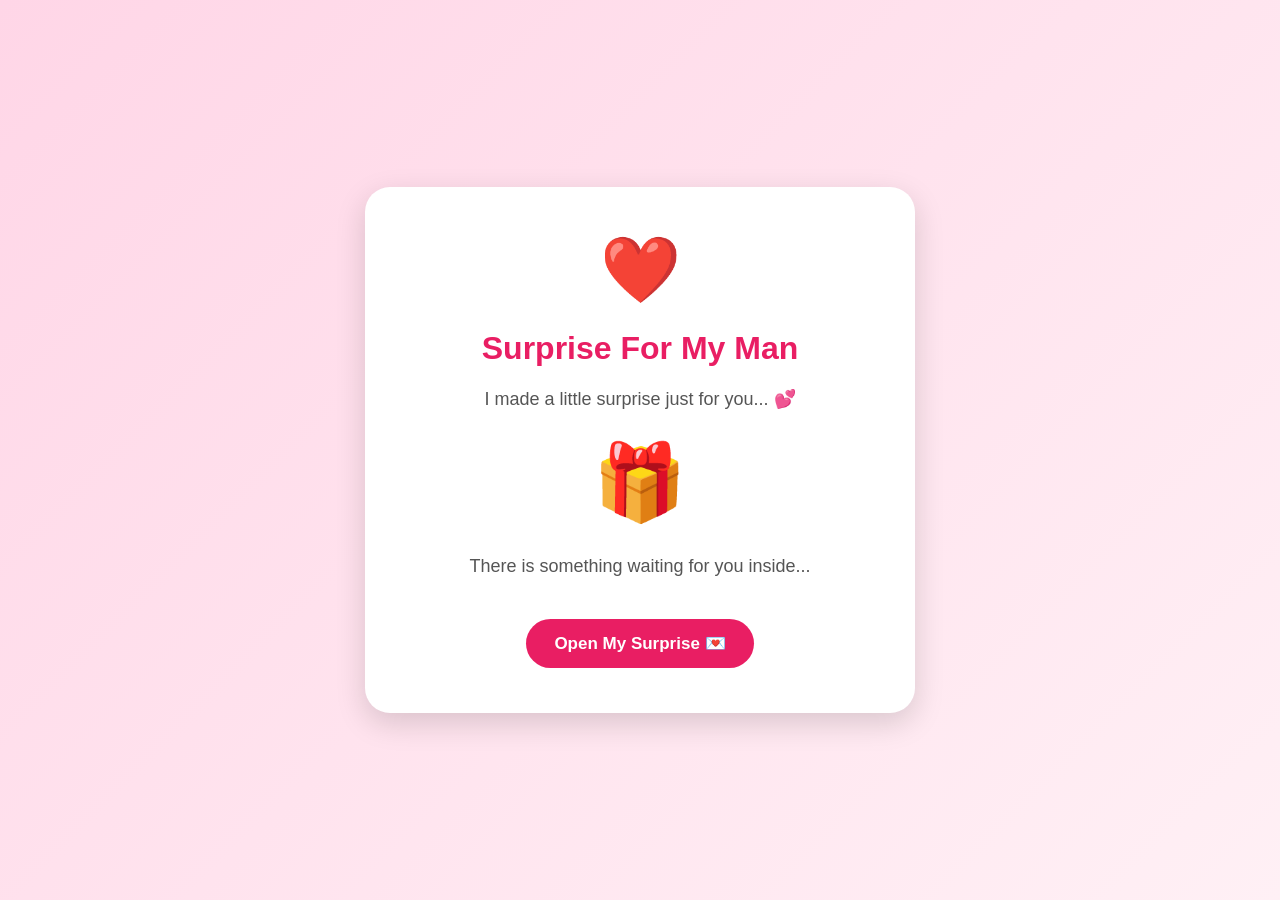
<file: index.html>
<!DOCTYPE html>
<html>
<head>
    <title>Form sonuu ❤️</title>

    <link rel="stylesheet" href="style.css">
</head>

<body>

    <div class="home-card">

        <div class="heart">❤️</div>

        <h1> Surprise For My Man</h1>

        <p>
            I made a little surprise just for you... 💕
        </p>

        <div class="gift">🎁</div>

        <p>
            There is something waiting for you inside...
        </p>

        <a href="quiz.html" class="button">
            Open My Surprise 💌
        </a>

    </div>

</body>
</html>
</file>
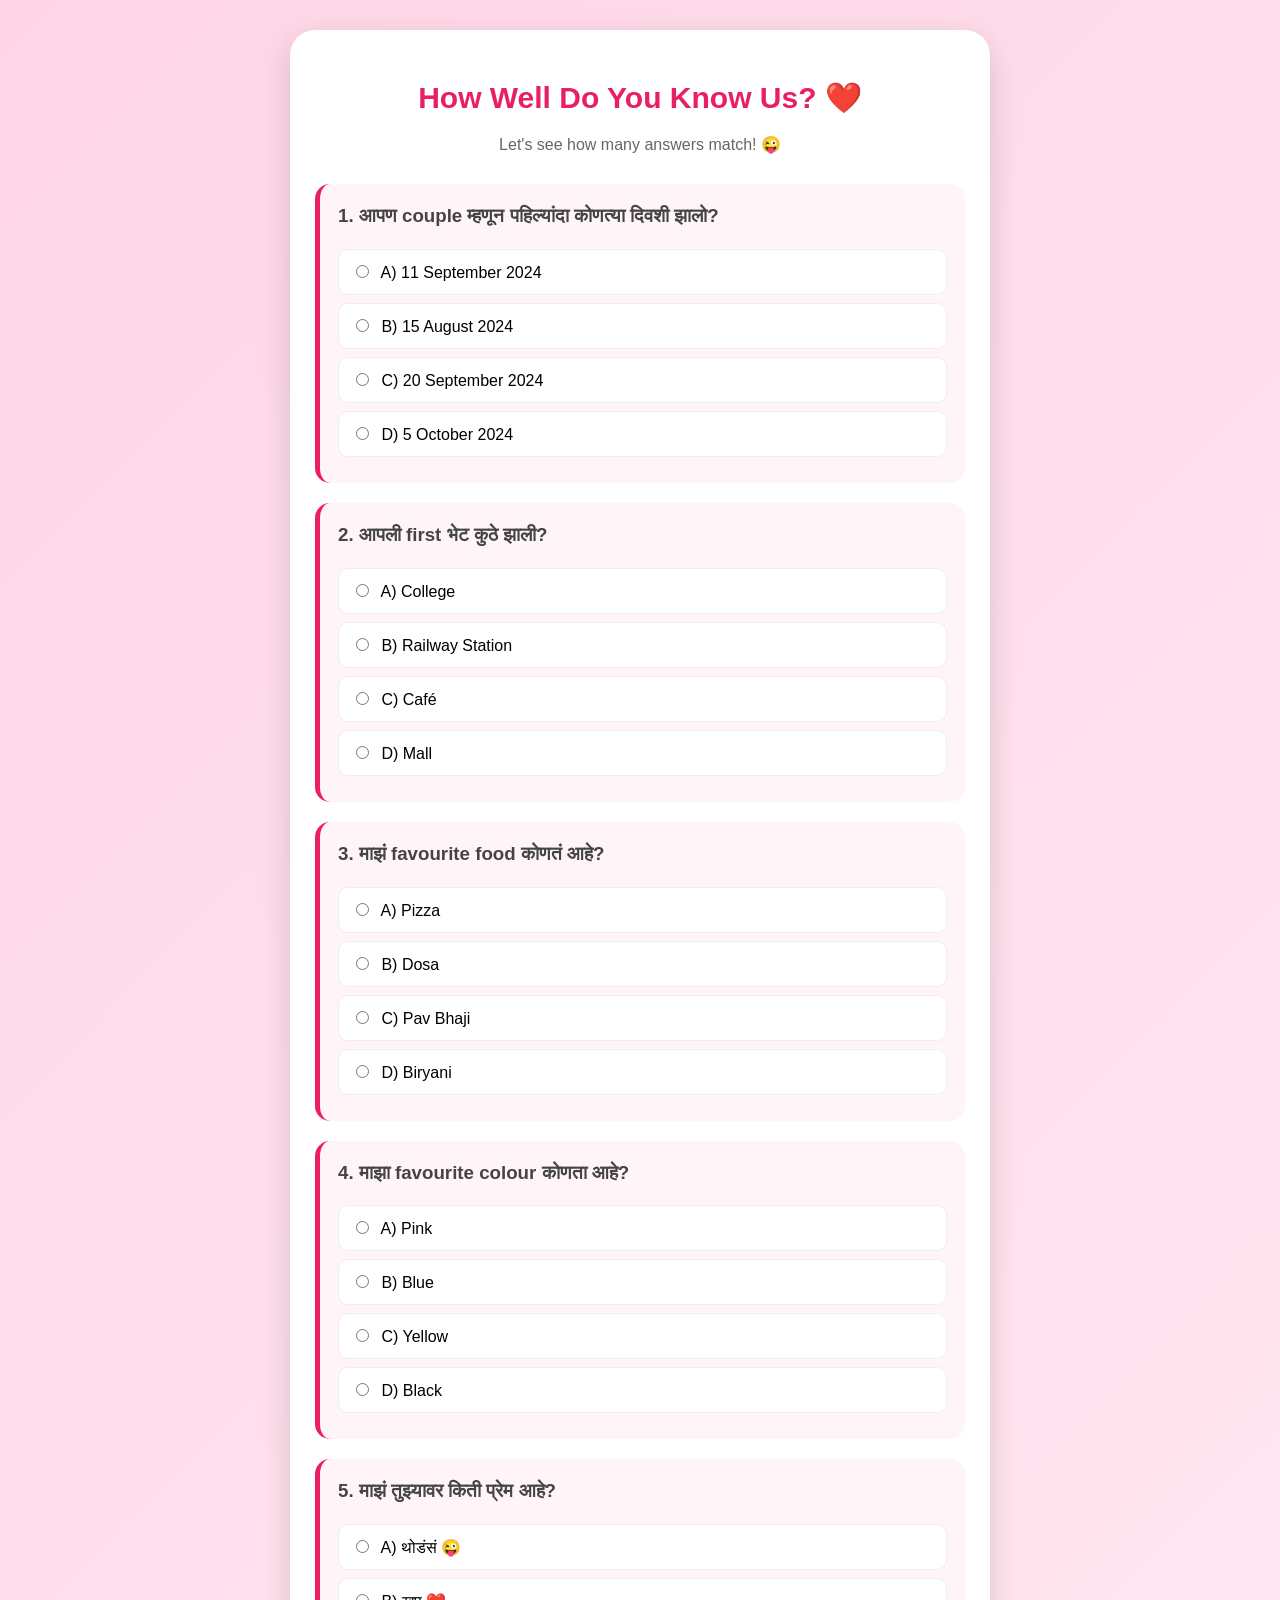
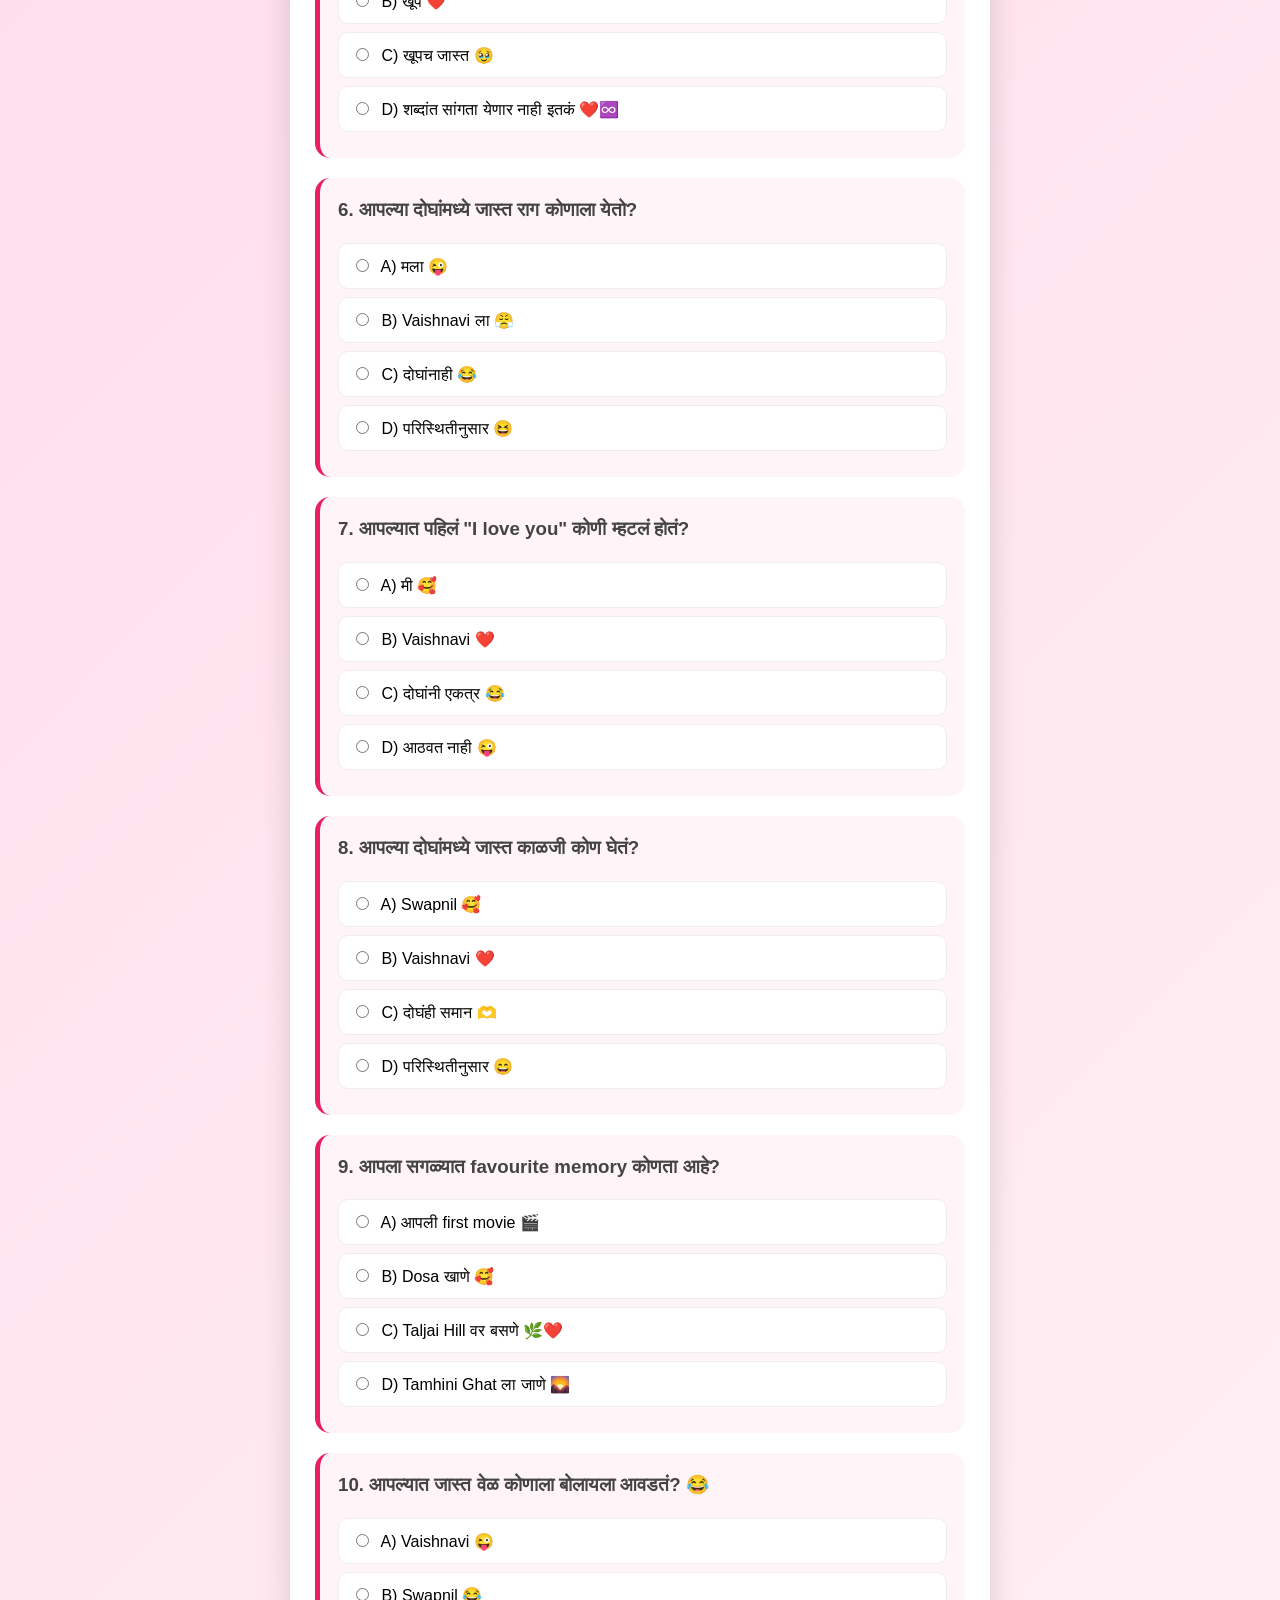
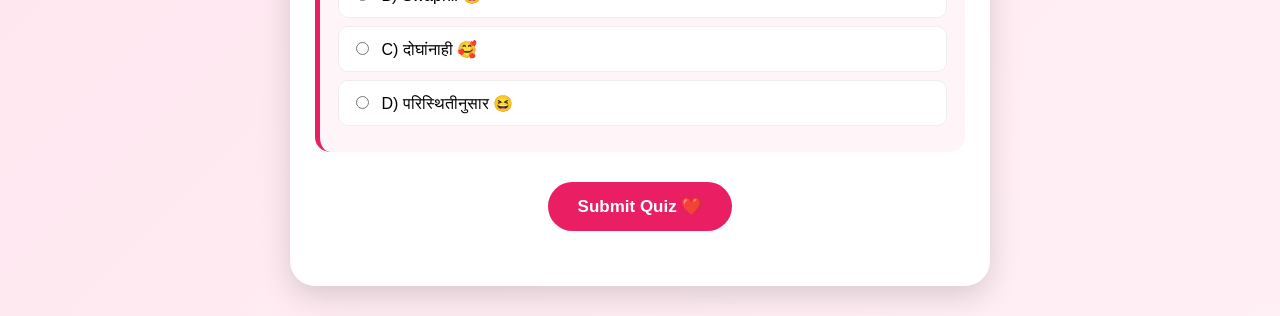
<file: quiz.html>
<!DOCTYPE html>
<html>
<head>
    <title>Our Love Quiz ❤️</title>
    <link rel="stylesheet" href="style.css">
</head>

<body>

<div class="quiz-card">

    <h1>How Well Do You Know Us? ❤️</h1>
    <p>Let's see how many answers match! 😜</p>


    <div class="question">
        <h3>1. आपण couple म्हणून पहिल्यांदा कोणत्या दिवशी झालो?</h3>

        <label><input type="radio" name="q1" value="A"> A) 11 September 2024</label>
        <label><input type="radio" name="q1" value="B"> B) 15 August 2024</label>
        <label><input type="radio" name="q1" value="C"> C) 20 September 2024</label>
        <label><input type="radio" name="q1" value="D"> D) 5 October 2024</label>
    </div>


    <div class="question">
        <h3>2. आपली first भेट कुठे झाली?</h3>

        <label><input type="radio" name="q2" value="A"> A) College</label>
        <label><input type="radio" name="q2" value="B"> B) Railway Station</label>
        <label><input type="radio" name="q2" value="C"> C) Café</label>
        <label><input type="radio" name="q2" value="D"> D) Mall</label>
    </div>


    <div class="question">
        <h3>3. माझं favourite food कोणतं आहे?</h3>

        <label><input type="radio" name="q3" value="A"> A) Pizza</label>
        <label><input type="radio" name="q3" value="B"> B) Dosa</label>
        <label><input type="radio" name="q3" value="C"> C) Pav Bhaji</label>
        <label><input type="radio" name="q3" value="D"> D) Biryani</label>
    </div>


    <div class="question">
        <h3>4. माझा favourite colour कोणता आहे?</h3>

        <label><input type="radio" name="q4" value="A"> A) Pink</label>
        <label><input type="radio" name="q4" value="B"> B) Blue</label>
        <label><input type="radio" name="q4" value="C"> C) Yellow</label>
        <label><input type="radio" name="q4" value="D"> D) Black</label>
    </div>


    <div class="question">
        <h3>5. माझं तुझ्यावर किती प्रेम आहे?</h3>

        <label><input type="radio" name="q5" value="A"> A) थोडंसं 😜</label>
        <label><input type="radio" name="q5" value="B"> B) खूप ❤️</label>
        <label><input type="radio" name="q5" value="C"> C) खूपच जास्त 🥹</label>
        <label><input type="radio" name="q5" value="D"> D) शब्दांत सांगता येणार नाही इतकं ❤️♾️</label>
    </div>


    <div class="question">
        <h3>6. आपल्या दोघांमध्ये जास्त राग कोणाला येतो?</h3>

        <label><input type="radio" name="q6" value="A"> A) मला 😜</label>
        <label><input type="radio" name="q6" value="B"> B) Vaishnavi ला 😤</label>
        <label><input type="radio" name="q6" value="C"> C) दोघांनाही 😂</label>
        <label><input type="radio" name="q6" value="D"> D) परिस्थितीनुसार 😆</label>
    </div>


    <div class="question">
        <h3>7. आपल्यात पहिलं "I love you" कोणी म्हटलं होतं?</h3>

        <label><input type="radio" name="q7" value="A"> A) मी 🥰</label>
        <label><input type="radio" name="q7" value="B"> B) Vaishnavi ❤️</label>
        <label><input type="radio" name="q7" value="C"> C) दोघांनी एकत्र 😂</label>
        <label><input type="radio" name="q7" value="D"> D) आठवत नाही 😜</label>
    </div>


    <div class="question">
        <h3>8. आपल्या दोघांमध्ये जास्त काळजी कोण घेतं?</h3>

        <label><input type="radio" name="q8" value="A"> A) Swapnil 🥰</label>
        <label><input type="radio" name="q8" value="B"> B) Vaishnavi ❤️</label>
        <label><input type="radio" name="q8" value="C"> C) दोघंही समान 🫶</label>
        <label><input type="radio" name="q8" value="D"> D) परिस्थितीनुसार 😄</label>
    </div>


    <div class="question">
        <h3>9. आपला सगळ्यात favourite memory कोणता आहे?</h3>

        <label><input type="radio" name="q9" value="A"> A) आपली first movie 🎬</label>
        <label><input type="radio" name="q9" value="B"> B) Dosa खाणे 🥰</label>
        <label><input type="radio" name="q9" value="C"> C) Taljai Hill वर बसणे 🌿❤️</label>
        <label><input type="radio" name="q9" value="D"> D) Tamhini Ghat ला जाणे 🌄</label>
    </div>


    <div class="question">
        <h3>10. आपल्यात जास्त वेळ कोणाला बोलायला आवडतं? 😂</h3>

        <label><input type="radio" name="q10" value="A"> A) Vaishnavi 😜</label>
        <label><input type="radio" name="q10" value="B"> B) Swapnil 😂</label>
        <label><input type="radio" name="q10" value="C"> C) दोघांनाही 🥰</label>
        <label><input type="radio" name="q10" value="D"> D) परिस्थितीनुसार 😆</label>
    </div>


    <button onclick="checkQuiz()" class="button">
        Submit Quiz ❤️
    </button>


    <h2 id="result"></h2>

    <div id="nextButton"></div>

</div>


<script>

function checkQuiz() {

    let correctAnswers = [
        "A",
        "B",
        "B",
        "C",
        "D",
        "D",
        "B",
        "A",
        "C",
        "A"
    ];

    let score = 0;

    for (let i = 1; i <= 10; i++) {

        let answer = document.querySelector(
            'input[name="q' + i + '"]:checked'
        );

        if (answer && answer.value == correctAnswers[i - 1]) {
            score++;
        }
    }


    let result = document.getElementById("result");


    if (score >= 8) {

        result.innerHTML =
            "💕 Perfect Match!<br>" +
            "Score: " + score + " / 10<br>" +
            "PASS ✅";

    }

    else if (score >= 6) {

        result.innerHTML =
            "❤️ Great Match!<br>" +
            "Score: " + score + " / 10<br>" +
            "PASS ✅";

    }

    else if (score >= 4) {

        result.innerHTML =
            "😊 Good Match!<br>" +
            "Score: " + score + " / 10<br>" +
            "FAIL ❌";

    }

    else {

        result.innerHTML =
            "😂 अरेरे, अजून मला ओळखायचं आहे!<br>" +
            "Score: " + score + " / 10<br>" +
            "FAIL ❌";
    }


    if (score >= 6) {

        document.getElementById("nextButton").innerHTML =
            '<a href="surprise.html" class="button">' +
            'Continue to Surprise 💌' +
            '</a>';

    }

    else {

        document.getElementById("nextButton").innerHTML =
            '<button onclick="location.reload()" class="button">' +
            'Try Again 😜' +
            '</button>';
    }

}

</script>

</body>
</html>
</file>
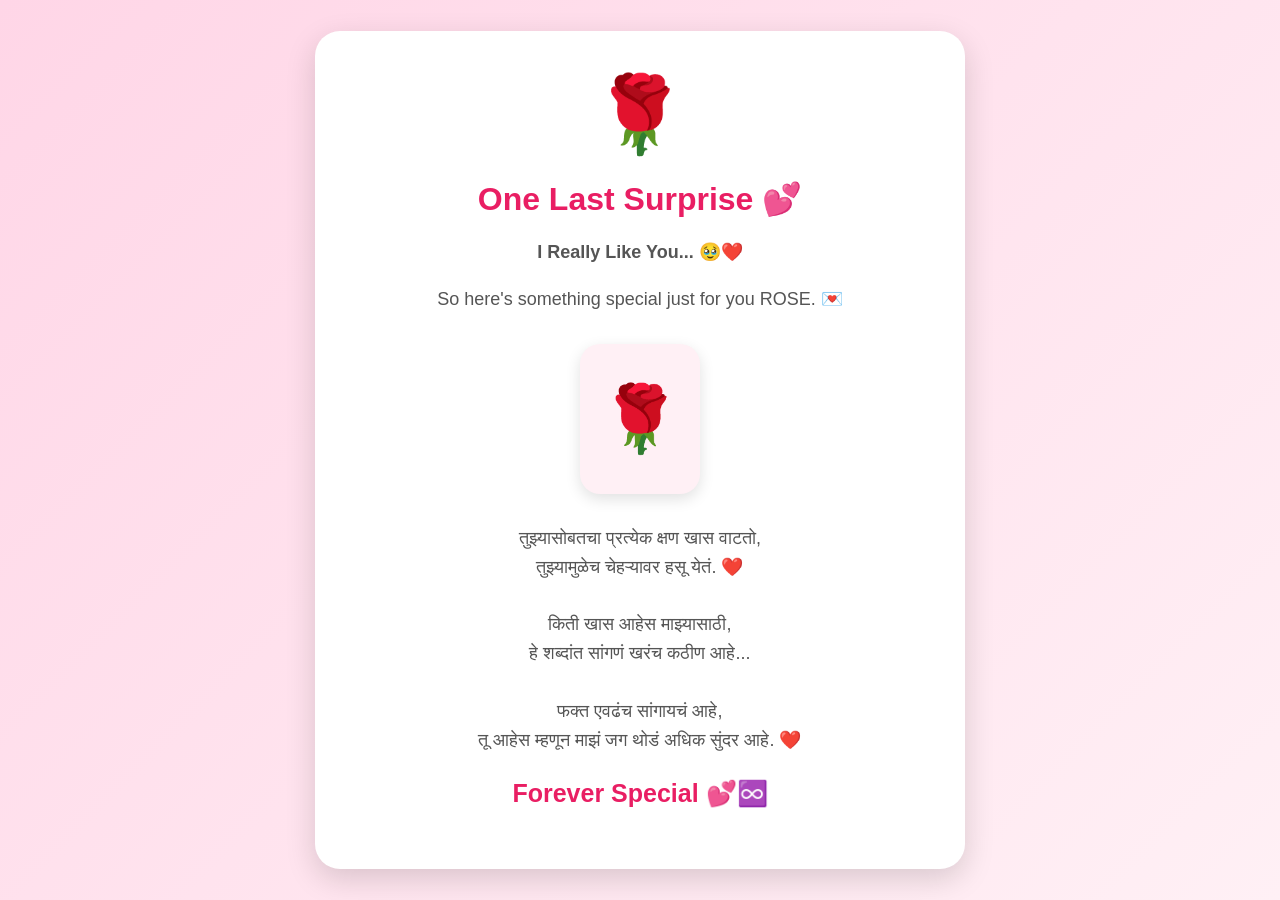
<file: surprise.html>
<!DOCTYPE html>
<html>

<head>
    <title>One Last Surprise ❤️</title>
    <link rel="stylesheet" href="style.css">
</head>

<body>

    <div class="surprise-card">

        <div class="rose">
            🌹
        </div>

        <h1>One Last Surprise 💕</h1>

        <p>
            <b>I Really Like You... 🥹❤️</b>
        </p>

        <p>
            So here's something special
            just for you ROSE. 💌
        </p>

        <div class="rose-images">

            <div class="rose-photo">🌹</div>

            

        </div>

        <p class="final-message">
            तुझ्यासोबतचा प्रत्येक क्षण खास वाटतो,<br>
              तुझ्यामुळेच चेहऱ्यावर हसू येतं. ❤️
              <br>
              <br>

किती खास आहेस माझ्यासाठी,<br>
हे शब्दांत सांगणं खरंच कठीण आहे...<br>
              <br>

फक्त एवढंच सांगायचं आहे,<br>
तू आहेस म्हणून माझं जग थोडं अधिक सुंदर आहे. ❤️
        </p>

        <h2>Forever Special 💕♾️</h2>

        <div class="small-roses">
        </div>

    </div>

</body>

</html>
</file>
<file: style.css>
body {
    margin: 0;
    padding: 0;
    min-height: 100vh;

    display: flex;
    justify-content: center;
    align-items: center;

    font-family: Arial, sans-serif;

    background: linear-gradient(135deg, #ffd6e7, #fff0f5);
}


/* Home Page Card */

.home-card {
    width: 85%;
    max-width: 500px;

    background: white;

    padding: 45px 25px;

    text-align: center;

    border-radius: 25px;

    box-shadow: 0 10px 30px rgba(0, 0, 0, 0.15);
}


.heart {
    font-size: 65px;
    margin-bottom: 15px;
}


.home-card h1 {
    color: #e91e63;
    font-size: 32px;
    margin-bottom: 15px;
}


.home-card p {
    color: #555;
    font-size: 18px;
    line-height: 1.6;
}


.gift {
    font-size: 75px;
    margin: 25px 0;
}


/* Button */

.button {
    display: inline-block;

    margin-top: 20px;

    padding: 14px 28px;

    background: #e91e63;
    color: white;

    text-decoration: none;

    border-radius: 30px;

    font-size: 17px;
    font-weight: bold;

    transition: 0.3s;
}


.button:hover {
    background: #c2185b;
    transform: scale(1.05);
}


/* Quiz Page Card */
/* =========================
   QUIZ PAGE
========================= */

.quiz-card {
    width: 90%;
    max-width: 650px;

    background: white;

    margin: 30px auto;
    padding: 30px 25px;

    border-radius: 25px;

    box-shadow: 0 10px 30px rgba(0, 0, 0, 0.15);
}


.quiz-card h1 {
    text-align: center;
    color: #e91e63;
    font-size: 30px;
}


.quiz-card > p {
    text-align: center;
    color: #666;
    margin-bottom: 30px;
}


/* Question Box */

.question {
    background: #fff5f8;

    padding: 18px;

    margin: 20px 0;

    border-radius: 15px;

    border-left: 5px solid #e91e63;
}


.question h3 {
    color: #444;
    line-height: 1.5;
    margin-top: 0;
}


/* Options */

.question label {
    display: block;

    background: white;

    padding: 12px;

    margin: 8px 0;

    border-radius: 10px;

    border: 1px solid #eee;

    cursor: pointer;

    transition: 0.2s;
}


.question label:hover {
    background: #ffe4ee;
    transform: translateX(3px);
}


.question input {
    margin-right: 8px;
}


/* Submit Button */

.quiz-card .button {
    display: block;

    margin: 30px auto 10px;

    border: none;

    background: #e91e63;

    color: white;

    padding: 14px 30px;

    border-radius: 30px;

    font-size: 17px;

    font-weight: bold;

    cursor: pointer;
}


.quiz-card .button:hover {
    background: #c2185b;
}


/* Result */

#result {
    text-align: center;

    color: #e91e63;

    line-height: 1.7;

    margin-top: 25px;
}


#nextButton {
    text-align: center;
}

/* =========================
   SURPRISE PAGE
========================= */

.surprise-card {
    width: 85%;
    max-width: 600px;

    background: white;

    margin: 30px auto;
    padding: 40px 25px;

    text-align: center;

    border-radius: 25px;

    box-shadow: 0 10px 30px rgba(0, 0, 0, 0.15);
}


.surprise-card .rose {
    font-size: 75px;

    margin-bottom: 15px;
}


.surprise-card h1 {
    color: #e91e63;

    font-size: 32px;

    margin-bottom: 20px;
}


.surprise-card p {
    color: #555;

    font-size: 18px;

    line-height: 1.6;
}


/* Rose Section */

.rose-images {
    display: flex;

    justify-content: center;

    align-items: center;

    gap: 15px;

    margin: 30px 0;
}


.rose-photo {
    width: 120px;

    height: 150px;

    background: #fff0f5;

    border-radius: 20px;

    display: flex;

    justify-content: center;

    align-items: center;

    font-size: 65px;

    box-shadow: 0 5px 15px rgba(0, 0, 0, 0.12);

    transition: 0.3s;
}


.rose-photo:hover {
    transform: scale(1.08);
}


/* Final Message */

.final-message {
    margin-top: 25px;
}


.surprise-card h2 {
    color: #e91e63;

    margin-top: 25px;

    font-size: 25px;
}


.small-roses {
    font-size: 25px;

    margin-top: 20px;
}
</file>
